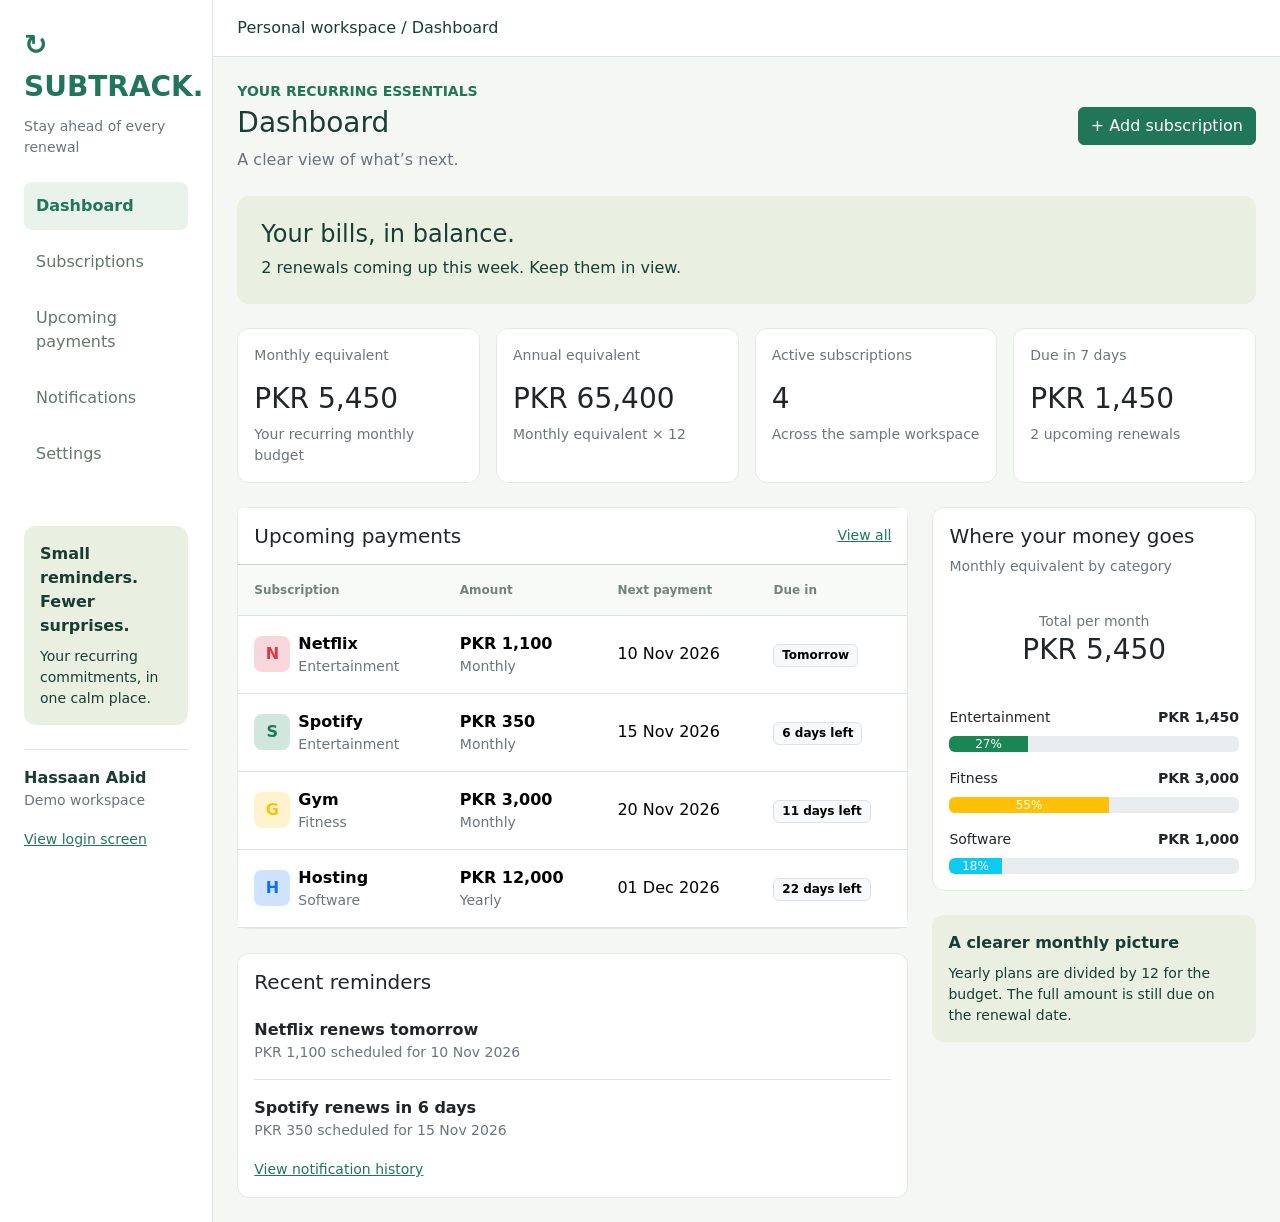
<file: SEMESTER_PROJECT_SUBTRACK/Deliverable_1_Screens/index.html>
<!DOCTYPE html>
<html lang="en">
 <head>
  <meta charset="utf-8"/>
  <meta content="width=device-width, initial-scale=1.0" name="viewport"/>
  <title>
   Dashboard | SUBTRACK
  </title>
  <link href="https://cdn.jsdelivr.net/npm/bootstrap@5.3.3/dist/css/bootstrap.min.css" rel="stylesheet"/>
  <link href="css/style.css" rel="stylesheet"/>
 </head>
 <body>
  <div class="container-fluid">
   <div class="row">
    <aside class="col-lg-2 sidebar border-end p-4">
     <a class="brand fs-3" href="index.html">
      ↻ SUBTRACK.
     </a>
     <p class="small text-secondary mt-2 mb-4">
      Stay ahead of every renewal
     </p>
     <nav aria-label="Main navigation" class="nav flex-column gap-2">
      <a aria-current="page" class="nav-link active" href="index.html">
       Dashboard
      </a>
      <a class="nav-link" href="subscriptions.html">
       Subscriptions
      </a>
      <a class="nav-link" href="upcoming.html">
       Upcoming payments
      </a>
      <a class="nav-link" href="notifications.html">
       Notifications
      </a>
      <a class="nav-link" href="settings.html">
       Settings
      </a>
     </nav>
     <div class="hero p-3 mt-5">
      <strong>
       Small reminders.
       <br/>
       Fewer surprises.
      </strong>
      <p class="small mt-2 mb-0">
       Your recurring commitments, in one calm place.
      </p>
     </div>
     <div class="border-top mt-4 pt-3">
      <strong>
       Hassaan Abid
      </strong>
      <p class="small text-secondary">
       Demo workspace
      </p>
      <a class="small text-success" href="login.html">
       View login screen
      </a>
     </div>
    </aside>
    <main class="col-lg-10 p-0">
     <header class="bg-white border-bottom px-4 py-3 d-flex justify-content-between align-items-center">
      <span>
       Personal workspace / Dashboard
      </span>

     </header>
     <div class="p-3 p-md-4">
      <div class="d-flex flex-wrap justify-content-between align-items-center gap-3 mb-4">
       <div>
        <p class="small text-success fw-bold mb-1">
         YOUR RECURRING ESSENTIALS
        </p>
        <h1 class="h3">
         Dashboard
        </h1>
        <p class="text-secondary mb-0">
         A clear view of what’s next.
        </p>
       </div>
       <a class="btn btn-success" href="add-subscription.html">
        + Add subscription
       </a>
      </div>
      <section class="hero p-4 mb-4">
       <h2 class="h4">
        Your bills, in balance.
       </h2>
       <p class="mb-0">
        2 renewals coming up this week. Keep them in view.
       </p>
      </section>
      <div class="row g-3 mb-4">
       <div class="col-sm-6 col-xl-3">
        <div class="card h-100">
         <div class="card-body">
          <p class="small text-secondary">
           Monthly equivalent
          </p>
          <h2 class="h3">
           PKR 5,450
          </h2>
          <p class="small text-secondary mb-0">
           Your recurring monthly budget
          </p>
         </div>
        </div>
       </div>
       <div class="col-sm-6 col-xl-3">
        <div class="card h-100">
         <div class="card-body">
          <p class="small text-secondary">
           Annual equivalent
          </p>
          <h2 class="h3">
           PKR 65,400
          </h2>
          <p class="small text-secondary mb-0">
           Monthly equivalent × 12
          </p>
         </div>
        </div>
       </div>
       <div class="col-sm-6 col-xl-3">
        <div class="card h-100">
         <div class="card-body">
          <p class="small text-secondary">
           Active subscriptions
          </p>
          <h2 class="h3">
           4
          </h2>
          <p class="small text-secondary mb-0">
           Across the sample workspace
          </p>
         </div>
        </div>
       </div>
       <div class="col-sm-6 col-xl-3">
        <div class="card h-100">
         <div class="card-body">
          <p class="small text-secondary">
           Due in 7 days
          </p>
          <h2 class="h3">
           PKR 1,450
          </h2>
          <p class="small text-secondary mb-0">
           2 upcoming renewals
          </p>
         </div>
        </div>
       </div>
      </div>
      <div class="row g-4">
       <div class="col-xl-8">
        <section class="card mb-4">
         <div class="card-header bg-white p-3 d-flex justify-content-between align-items-center">
          <h2 class="h5 mb-0">
           Upcoming payments
          </h2>
          <a class="small text-success" href="upcoming.html">
           View all
          </a>
         </div>
         <div class="table-responsive">
          <table class="table mb-0">
           <thead>
            <tr>
             <th scope="col">
              Subscription
             </th>
             <th scope="col">
              Amount
             </th>
             <th scope="col">
              Next payment
             </th>
             <th scope="col">
              Due in
             </th>
            </tr>
           </thead>
           <tbody>
            <tr>
             <td>
              <div class="d-flex align-items-center gap-2">
               <span class="service-icon bg-danger-subtle text-danger">
                N
               </span>
               <div>
                <strong>
                 Netflix
                </strong>
                <div class="small text-secondary">
                 Entertainment
                </div>
               </div>
              </div>
             </td>
             <td>
              <strong>
               PKR 1,100
              </strong>
              <div class="small text-secondary">
               Monthly
              </div>
             </td>
             <td>
              10 Nov 2026
             </td>
             <td>
              <span class="badge text-bg-light border">
               Tomorrow
              </span>
             </td>
            </tr>
            <tr>
             <td>
              <div class="d-flex align-items-center gap-2">
               <span class="service-icon bg-success-subtle text-success">
                S
               </span>
               <div>
                <strong>
                 Spotify
                </strong>
                <div class="small text-secondary">
                 Entertainment
                </div>
               </div>
              </div>
             </td>
             <td>
              <strong>
               PKR 350
              </strong>
              <div class="small text-secondary">
               Monthly
              </div>
             </td>
             <td>
              15 Nov 2026
             </td>
             <td>
              <span class="badge text-bg-light border">
               6 days left
              </span>
             </td>
            </tr>
            <tr>
             <td>
              <div class="d-flex align-items-center gap-2">
               <span class="service-icon bg-warning-subtle text-warning">
                G
               </span>
               <div>
                <strong>
                 Gym
                </strong>
                <div class="small text-secondary">
                 Fitness
                </div>
               </div>
              </div>
             </td>
             <td>
              <strong>
               PKR 3,000
              </strong>
              <div class="small text-secondary">
               Monthly
              </div>
             </td>
             <td>
              20 Nov 2026
             </td>
             <td>
              <span class="badge text-bg-light border">
               11 days left
              </span>
             </td>
            </tr>
            <tr>
             <td>
              <div class="d-flex align-items-center gap-2">
               <span class="service-icon bg-primary-subtle text-primary">
                H
               </span>
               <div>
                <strong>
                 Hosting
                </strong>
                <div class="small text-secondary">
                 Software
                </div>
               </div>
              </div>
             </td>
             <td>
              <strong>
               PKR 12,000
              </strong>
              <div class="small text-secondary">
               Yearly
              </div>
             </td>
             <td>
              01 Dec 2026
             </td>
             <td>
              <span class="badge text-bg-light border">
               22 days left
              </span>
             </td>
            </tr>
           </tbody>
          </table>
         </div>
        </section>
        <section class="card">
         <div class="card-body">
          <h2 class="h5">
           Recent reminders
          </h2>
          <div class="border-bottom py-3">
           <strong>
            Netflix renews tomorrow
           </strong>
           <p class="small text-secondary mb-0">
            PKR 1,100 scheduled for 10 Nov 2026
           </p>
          </div>
          <div class="py-3">
           <strong>
            Spotify renews in 6 days
           </strong>
           <p class="small text-secondary mb-0">
            PKR 350 scheduled for 15 Nov 2026
           </p>
          </div>
          <a class="text-success small" href="notifications.html">
           View notification history
          </a>
         </div>
        </section>
       </div>
       <div class="col-xl-4">
        <section class="card">
         <div class="card-body">
          <h2 class="h5">
           Where your money goes
          </h2>
          <p class="small text-secondary">
           Monthly equivalent by category
          </p>
          <div class="text-center py-3">
           <span class="small text-secondary">
            Total per month
           </span>
           <h3>
            PKR 5,450
           </h3>
          </div>
          <div class="d-flex justify-content-between small mt-3 mb-2">
           <span>
            Entertainment
           </span>
           <strong>
            PKR 1,450
           </strong>
          </div>
          <div aria-label="Entertainment spending share" aria-valuemax="100" aria-valuemin="0" aria-valuenow="27" class="progress" role="progressbar">
           <div class="progress-bar bg-success" style="width: 27%">
            27%
           </div>
          </div>
          <div class="d-flex justify-content-between small mt-3 mb-2">
           <span>
            Fitness
           </span>
           <strong>
            PKR 3,000
           </strong>
          </div>
          <div aria-label="Fitness spending share" aria-valuemax="100" aria-valuemin="0" aria-valuenow="55" class="progress" role="progressbar">
           <div class="progress-bar bg-warning" style="width: 55%">
            55%
           </div>
          </div>
          <div class="d-flex justify-content-between small mt-3 mb-2">
           <span>
            Software
           </span>
           <strong>
            PKR 1,000
           </strong>
          </div>
          <div aria-label="Software spending share" aria-valuemax="100" aria-valuemin="0" aria-valuenow="18" class="progress" role="progressbar">
           <div class="progress-bar bg-info" style="width: 18%">
            18%
           </div>
          </div>
         </div>
        </section>
        <div class="hero p-3 mt-4">
         <strong>
          A clearer monthly picture
         </strong>
         <p class="small mb-0 mt-2">
          Yearly plans are divided by 12 for the budget. The full amount is still due on the renewal date.
         </p>
        </div>
       </div>
      </div>
     </div>
    </main>
   </div>
  </div>
 </body>
</html>
</file>
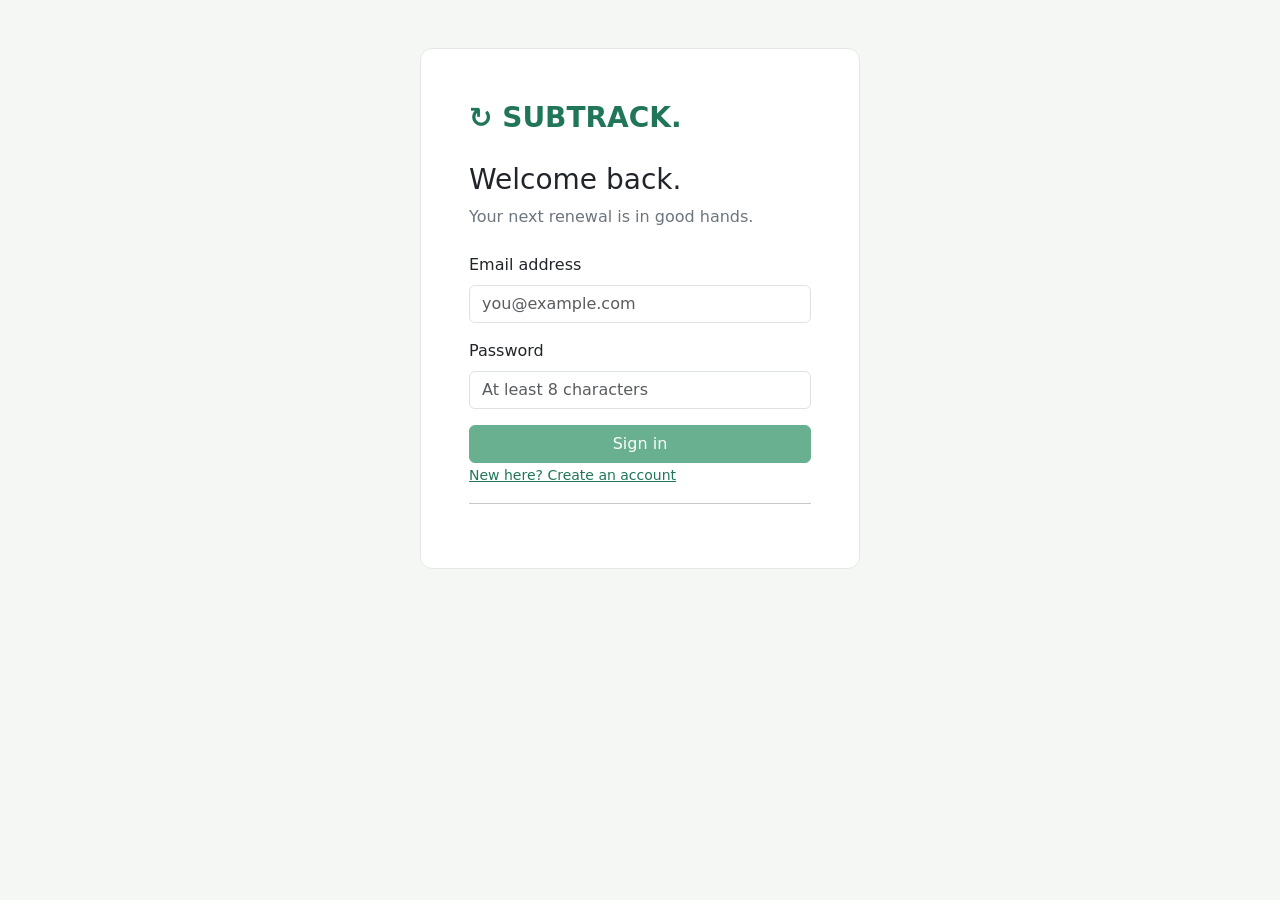
<file: SEMESTER_PROJECT_SUBTRACK/Deliverable_1_Screens/login.html>
<!DOCTYPE html>
<html lang="en">
 <head>
  <meta charset="utf-8"/>
  <meta content="width=device-width, initial-scale=1.0" name="viewport"/>
  <title>
   Sign in | SUBTRACK
  </title>
  <link href="https://cdn.jsdelivr.net/npm/bootstrap@5.3.3/dist/css/bootstrap.min.css" rel="stylesheet"/>
  <link href="css/style.css" rel="stylesheet"/>
 </head>
 <body>
  <main class="container py-5">
   <section class="card auth-card mx-auto">
    <div class="card-body p-4 p-md-5">
     <a class="brand fs-3" href="index.html">
      ↻ SUBTRACK.
     </a>
     <h1 class="h3 mt-4">
      Welcome back.
     </h1>
     <p class="text-secondary mb-4">
      Your next renewal is in good hands.
     </p>
     <form>
      <div class="mb-3">
       <label class="form-label" for="email">
        Email address
       </label>
       <input autocomplete="email" class="form-control" id="email" name="email" placeholder="you@example.com" required="" type="email"/>
      </div>
      <div class="mb-3">
       <label class="form-label" for="password">
        Password
       </label>
       <input autocomplete="off" class="form-control" id="password" minlength="8" placeholder="At least 8 characters" required="" type="password"/>
      </div>
      <button class="btn btn-success w-100" disabled="" type="button">
       Sign in
      </button>
     </form>
   
     <a class="text-success small" href="register.html">
      New here? Create an account
     </a>
     <hr/>
    </div>
   </section>
  </main>
 </body>
</html>
</file>
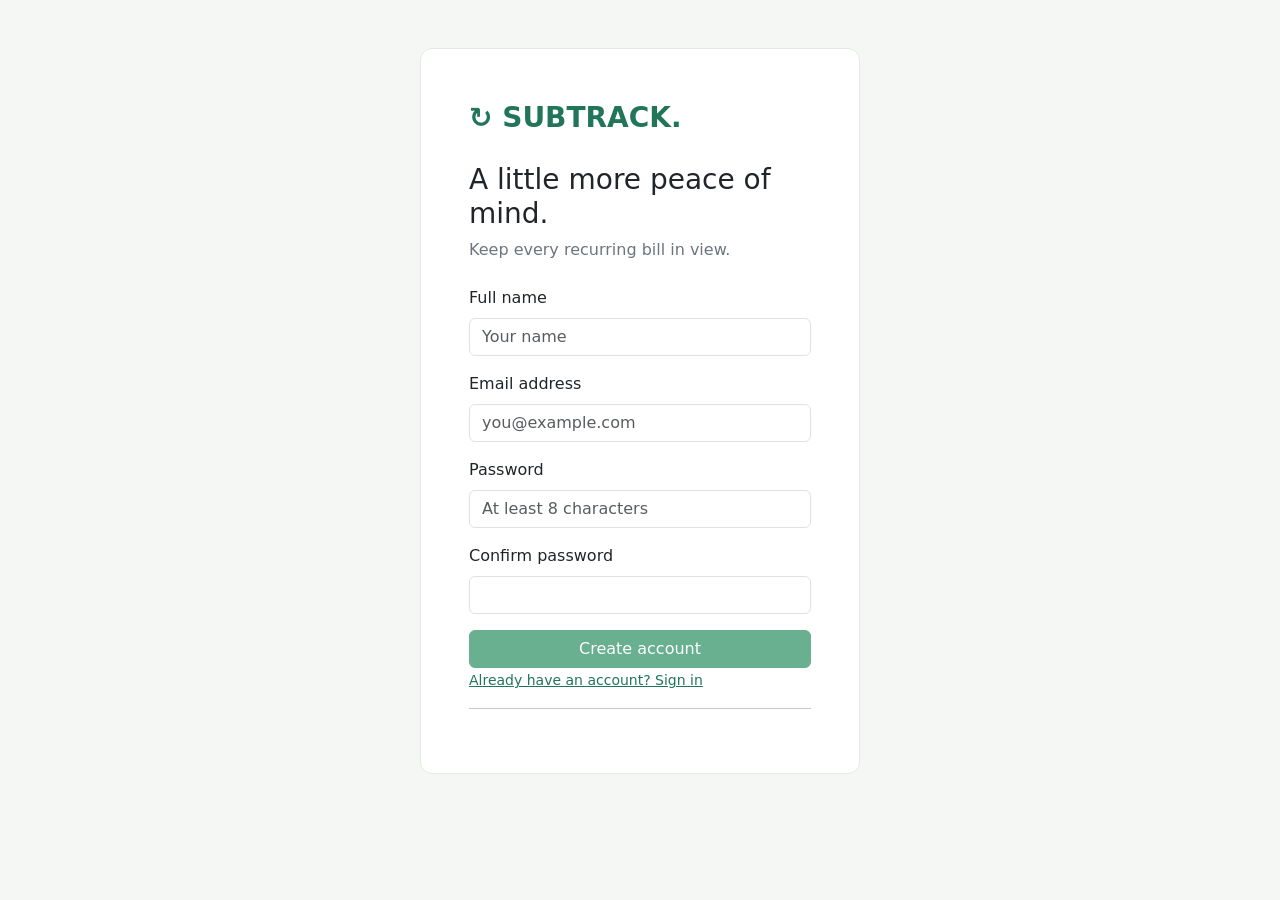
<file: SEMESTER_PROJECT_SUBTRACK/Deliverable_1_Screens/register.html>
<!DOCTYPE html>
<html lang="en">
 <head>
  <meta charset="utf-8"/>
  <meta content="width=device-width, initial-scale=1.0" name="viewport"/>
  <title>
   Create account | SUBTRACK
  </title>
  <link href="https://cdn.jsdelivr.net/npm/bootstrap@5.3.3/dist/css/bootstrap.min.css" rel="stylesheet"/>
  <link href="css/style.css" rel="stylesheet"/>
 </head>
 <body>
  <main class="container py-5">
   <section class="card auth-card mx-auto">
    <div class="card-body p-4 p-md-5">
     <a class="brand fs-3" href="index.html">
      ↻ SUBTRACK.
     </a>
     <h1 class="h3 mt-4">
      A little more peace of mind.
     </h1>
     <p class="text-secondary mb-4">
      Keep every recurring bill in view.
     </p>
     <form>
      <div class="mb-3">
       <label class="form-label" for="fullname">
        Full name
       </label>
       <input autocomplete="name" class="form-control" id="fullname" name="fullname" placeholder="Your name" required=""/>
      </div>
      <div class="mb-3">
       <label class="form-label" for="email">
        Email address
       </label>
       <input autocomplete="email" class="form-control" id="email" name="email" placeholder="you@example.com" required="" type="email"/>
      </div>
      <div class="mb-3">
       <label class="form-label" for="password">
        Password
       </label>
       <input autocomplete="off" class="form-control" id="password" minlength="8" placeholder="At least 8 characters" required="" type="password"/>
      </div>
      <div class="mb-3">
       <label class="form-label" for="confirm-password">
        Confirm password
       </label>
       <input autocomplete="off" class="form-control" id="confirm-password" minlength="8" required="" type="password"/>
       
      </div>
      <button class="btn btn-success w-100" disabled="" type="button">
       Create account
      </button>
     </form>
 
     <a class="text-success small" href="login.html">
      Already have an account? Sign in
     </a>
     <hr/>
   
    </div>
   </section>
  </main>
 </body>
</html>
</file>
<file: SEMESTER_PROJECT_SUBTRACK/Deliverable_1_Screens/css/style.css>
body { background-color: #f5f7f4; color: #193c35; }
.sidebar { background-color: white; }
.brand { color: #21765a; font-weight: bold; text-decoration: none; }
.sidebar .nav-link { color: #65766c; border-radius: 8px; padding: 12px; }
.sidebar .nav-link.active { color: #21765a; background-color: #e9f2eb; font-weight: bold; }
.card { border-color: #e4eae3; border-radius: 12px; }
.hero { background-color: #e9f0e1; border-radius: 12px; }
.btn-success { background-color: #21765a; border-color: #21765a; }
.text-success { color: #21765a !important; }
.table th { color: #74827c; background-color: #f8faf7; font-size: 12px; }
.table td, .table th { padding: 16px; vertical-align: middle; }
.service-icon { width: 36px; height: 36px; display: inline-flex; align-items: center; justify-content: center; border-radius: 8px; font-weight: bold; }
.auth-card { max-width: 440px; }
@media (min-width: 992px) { .sidebar { min-height: 100vh; } }
</file>
